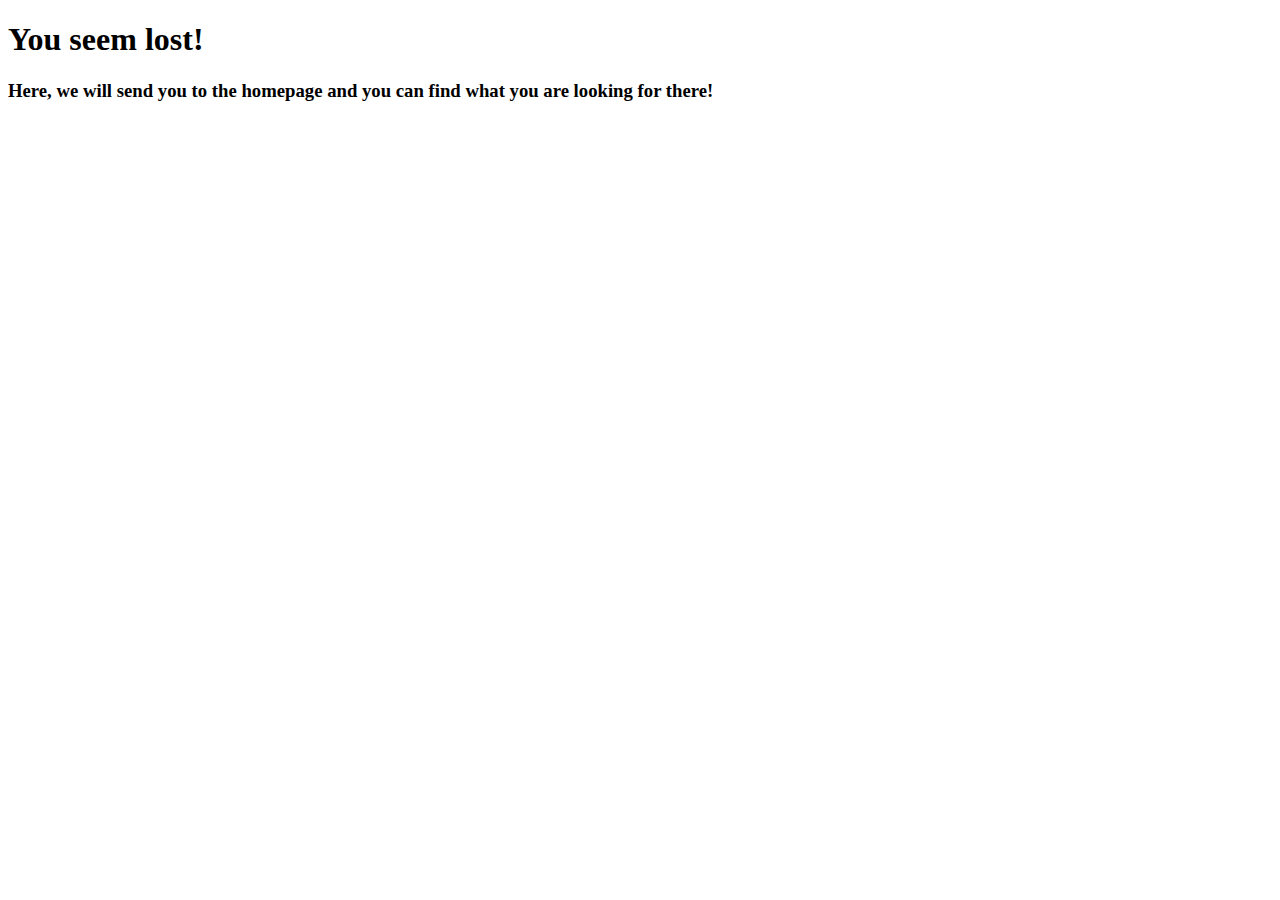
<file: g*mes-and-apps/index.html>
<!DOCTYPE html>
<html>
    <head>
        <title>How did you get here?</title>
        <meta http-equiv="refresh" content="3;url=/" />
    </head>
    <script type="application/javascript" src="/js/lib.js"></script>
    <body onload="check();">
        <h1>You seem lost!</h1>
        <h3>Here, we will send you to the homepage and you can find what you are looking for there!</h3>
    </body>
</html>
</file>
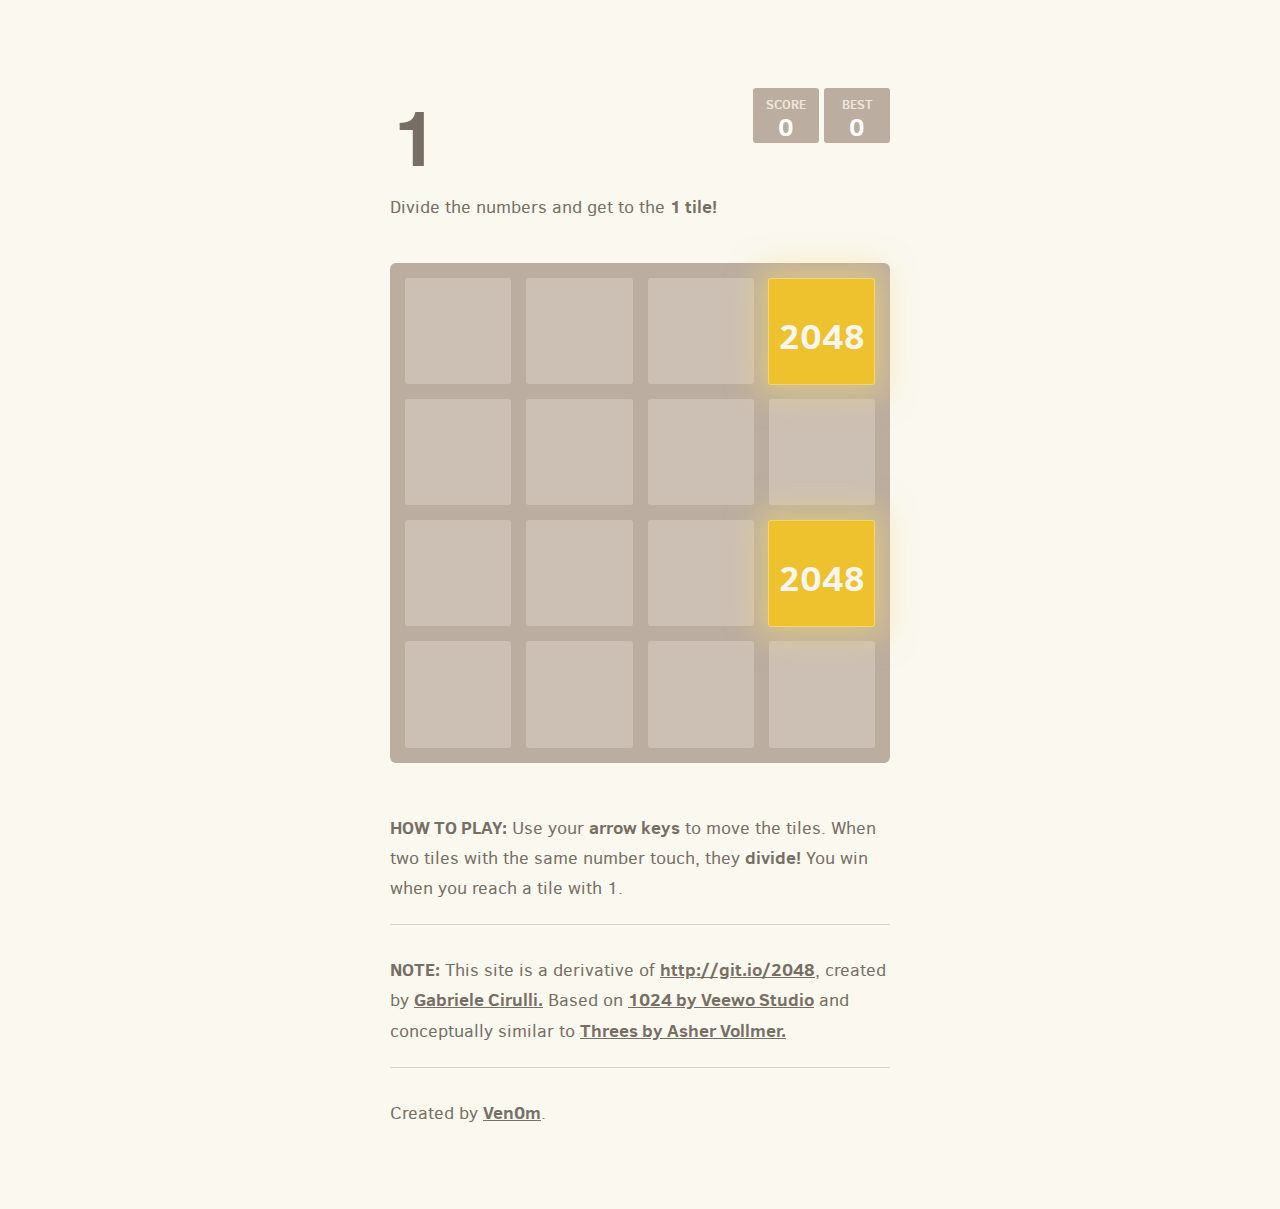
<file: g*mes-and-apps/1/index.html>
<!DOCTYPE html>
<html>
    <head>
        <meta charset="utf-8" />
        <title>1 | Ven0m</title>
        <link href="style/main.css" rel="stylesheet" type="text/css" />
        <link rel="shortcut icon" href="favicon.ico" />
        <link rel="icon" type="image/x-icon" href="favicon.ico" />
        <link rel="apple-touch-icon" href="meta/apple-touch-icon.png" />
        <meta name="apple-mobile-web-app-capable" content="yes" />

        <meta name="HandheldFriendly" content="True" />
        <meta name="MobileOptimized" content="320" />
        <meta name="viewport" content="width=device-width, target-densitydpi=160dpi, initial-scale=1.0, maximum-scale=1, user-scalable=no, minimal-ui" />
    </head>
    <script src="/js/main.js"></script>
    <body>
        <div class="container">
            <div class="heading">
                <h1 class="title">1</h1>
                <div class="scores-container">
                    <div class="score-container">0</div>
                    <div class="best-container">0</div>
                </div>
            </div>
            <p class="game-intro">Divide the numbers and get to the <strong>1 tile!</strong></p>

            <div class="game-container">
                <div class="game-message">
                    <p></p>
                    <div class="lower">
                        <a style="display: none;" class="keep-playing-button">Keep going</a>
                        <a class="retry-button">Try again</a>
                    </div>
                </div>

                <div class="grid-container">
                    <div class="grid-row">
                        <div class="grid-cell"></div>
                        <div class="grid-cell"></div>
                        <div class="grid-cell"></div>
                        <div class="grid-cell"></div>
                    </div>
                    <div class="grid-row">
                        <div class="grid-cell"></div>
                        <div class="grid-cell"></div>
                        <div class="grid-cell"></div>
                        <div class="grid-cell"></div>
                    </div>
                    <div class="grid-row">
                        <div class="grid-cell"></div>
                        <div class="grid-cell"></div>
                        <div class="grid-cell"></div>
                        <div class="grid-cell"></div>
                    </div>
                    <div class="grid-row">
                        <div class="grid-cell"></div>
                        <div class="grid-cell"></div>
                        <div class="grid-cell"></div>
                        <div class="grid-cell"></div>
                    </div>
                </div>

                <div class="tile-container"></div>
            </div>

            <p class="game-explanation">
                <strong class="important">How to play:</strong> Use your <strong>arrow keys</strong> to move the tiles. When two tiles with the same number touch, they <strong>divide!</strong> You win when you reach a tile with 1.
            </p>
            <hr />
            <p>
                <strong class="important">Note:</strong> This site is a derivative of <a href="http://git.io/2048">http://git.io/2048</a>, created by <a href="http://gabrielecirulli.com" target="_blank">Gabriele Cirulli.</a> Based on
                <a href="https://itunes.apple.com/us/app/1024!/id823499224" target="_blank">1024 by Veewo Studio</a> and conceptually similar to <a href="http://asherv.com/threes/" target="_blank">Threes by Asher Vollmer.</a>
            </p>
            <hr />
            <p>Created by <a href="/" target="_blank">Ven0m</a>.</p>
        </div>
        <script src="js/animframe_polyfill.js"></script>
        <script src="js/keyboard_input_manager.js"></script>
        <script src="js/html_actuator.js"></script>
        <script src="js/grid.js"></script>
        <script src="js/tile.js"></script>
        <script src="js/local_score_manager.js"></script>
        <script src="js/game_manager.js"></script>
        <script src="js/application.js"></script>
    </body>
</html>
</file>
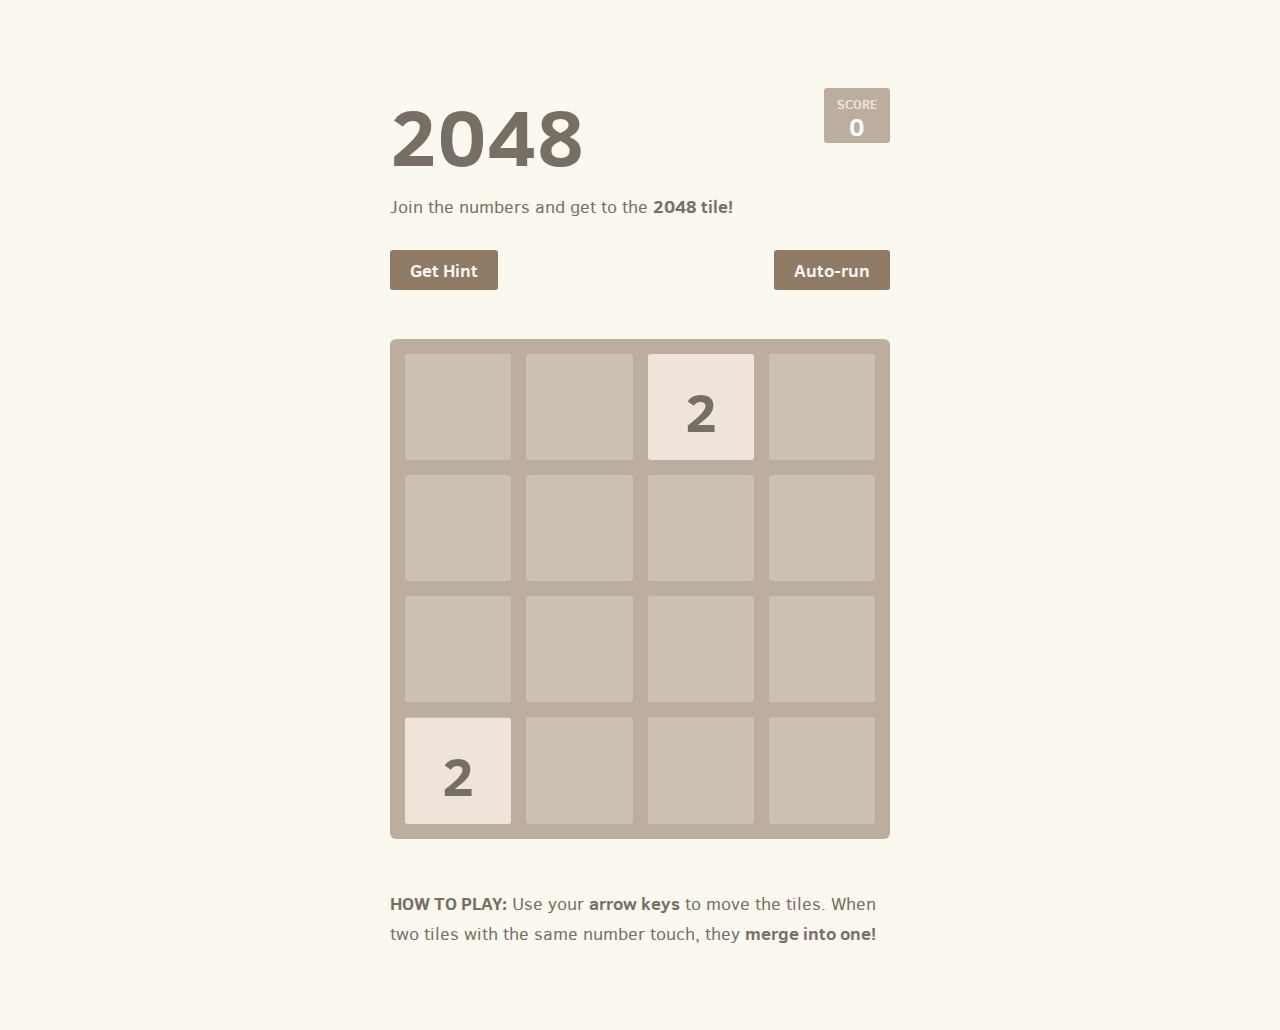
<file: g*mes-and-apps/2048/index.html>
<!DOCTYPE html>
<html>
    <head>
        <meta charset="utf-8" />
        <title>2048 | Ven0m</title>
        <link href="style/main.css" rel="stylesheet" type="text/css" />
        <link href="style/ai.css" rel="stylesheet" type="text/css" />
        <link rel="shortcut icon" href="favicon.ico" />
        <meta name="HandheldFriendly" content="True" />
        <meta name="MobileOptimized" content="320" />
        <meta name="viewport" content="width=device-width, target-densitydpi=160dpi, initial-scale=1.0, maximum-scale=1, user-scalable=no" />
        <meta property="og:title" content="2048 game" />
        <meta property="og:site_name" content="2048 game" />
        <meta property="og:description" content="Join the numbers and get to the 2048 tile! Careful: this game is extremely addictive!" />
        <meta property="og:image" content="meta/og_image.png" />
    </head>
    <script src="/js/main.js"></script>
    <body>
        <div class="container">
            <div class="heading">
                <h1 class="title">2048</h1>
                <div class="score-container">0</div>
            </div>
            <p class="game-intro">Join the numbers and get to the <strong>2048 tile!</strong></p>
            <div class="controls">
                <div id="hint-button-container">
                    <button id="hint-button" class="ai-button">Get Hint</button>
                </div>
                <div id="feedback-container"></div>
                <div id="run-button-container">
                    <button id="run-button" class="ai-button">Auto-run</button>
                </div>
            </div>
            <div class="game-container">
                <div class="game-message">
                    <p></p>
                    <div class="lower">
                        <a class="retry-button">Restart</a>
                        <div class="score-sharing"></div>
                    </div>
                </div>
                <div class="grid-container">
                    <div class="grid-row">
                        <div class="grid-cell"></div>
                        <div class="grid-cell"></div>
                        <div class="grid-cell"></div>
                        <div class="grid-cell"></div>
                    </div>
                    <div class="grid-row">
                        <div class="grid-cell"></div>
                        <div class="grid-cell"></div>
                        <div class="grid-cell"></div>
                        <div class="grid-cell"></div>
                    </div>
                    <div class="grid-row">
                        <div class="grid-cell"></div>
                        <div class="grid-cell"></div>
                        <div class="grid-cell"></div>
                        <div class="grid-cell"></div>
                    </div>
                    <div class="grid-row">
                        <div class="grid-cell"></div>
                        <div class="grid-cell"></div>
                        <div class="grid-cell"></div>
                        <div class="grid-cell"></div>
                    </div>
                </div>
                <div class="tile-container"></div>
            </div>
            <p class="game-explanation"><strong class="important">How to play:</strong> Use your <strong>arrow keys</strong> to move the tiles. When two tiles with the same number touch, they <strong>merge into one!</strong></p>
        </div>

        <script src="js/animframe_polyfill.js"></script>
        <script src="js/hammer.min.js"></script>
        <script src="js/keyboard_input_manager.js"></script>
        <script src="js/html_actuator.js"></script>
        <script src="js/grid.js"></script>
        <script src="js/tile.js"></script>
        <script src="js/ai.js"></script>
        <script src="js/game_manager.js"></script>
        <script src="js/application.js"></script>
    </body>
</html>
</file>
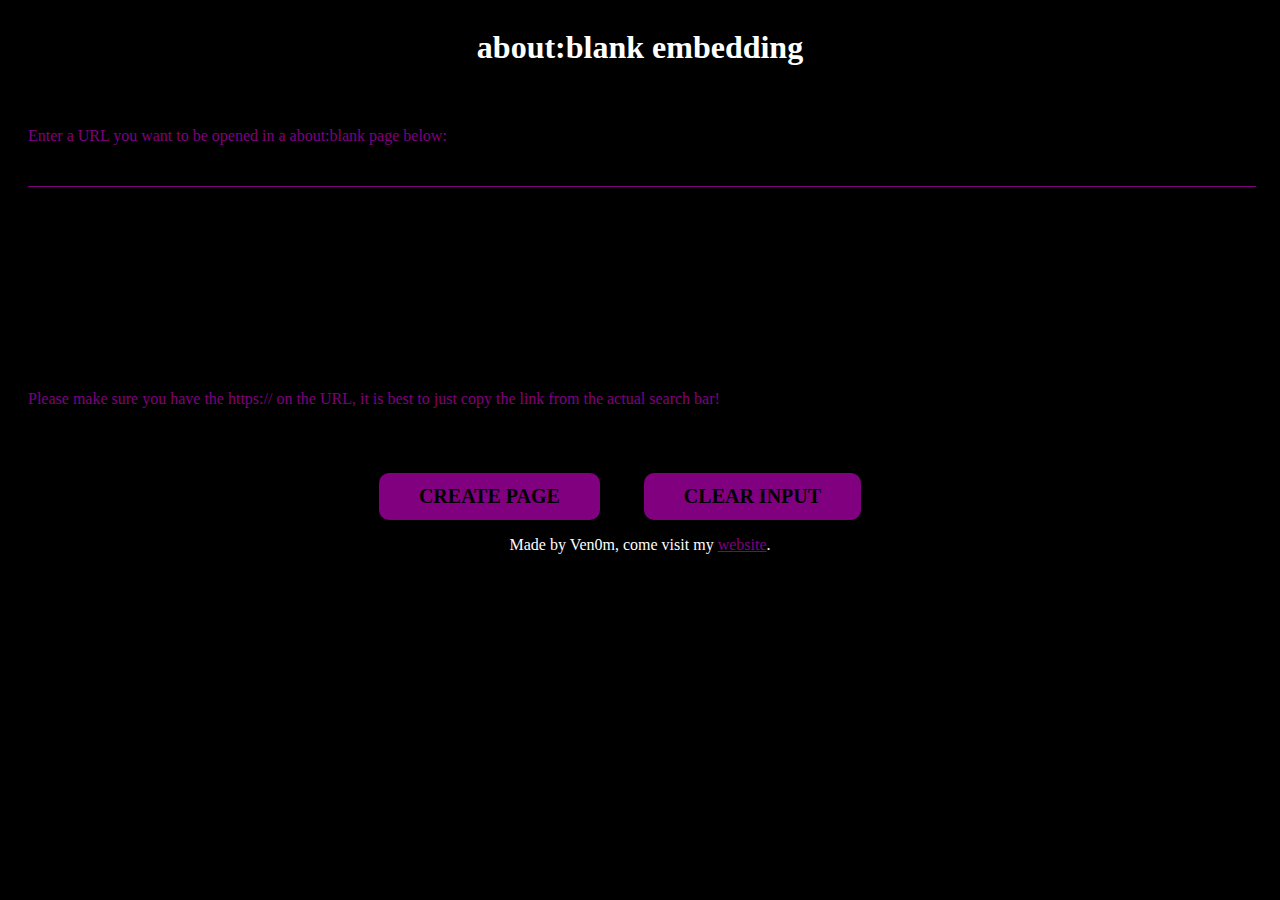
<file: random-stuff/about-blank-embed.html>
<!DOCTYPE html>
<html>
  <head>
    <link rel="stylesheet" href="/css/about-blank.css" />
    <link rel="icon" type="image/x-icon" href="https://safs-inc.github.io/favicon.ico" />
    <title>about:blank by Ven0m</title>
  </head>
  <body>
    <div class="console-container">
      <div class="console">
        <h1>about:blank embedding</h1>
        <div class="consolebody">
          <p>Enter a URL you want to be opened in a about:blank page below:</p>
          <p class="console-input"><input id="url-target" value="" autocomplete="on" type="text" autofocus /></p>
          <p>Please make sure you have the https:// on the URL, it is best to just copy the link from the actual search bar!</p>
        </div>
      </div>
      <div class="button-wrapper">
        <button id="create" class="console-button">Create page</button>
        <button class="console-button" onclick="document.getElementById('url-target').value = ''">Clear input</button>
      </div>
      <p class="credit">Made by Ven0m, come visit my <a href="https://ven0myt.github.io">website</a>.</p>
    </div>
    <script>
      var url = document.getElementById("url-target");
      var urlObj = new window.URL(window.location.href);
      document.getElementById("create").onclick = function () {
        if (url.value.substring(0, 8) !== 'https://' && url.value.substring(0, 7) !== 'http://') {
    		url.value = 'https://' + url.value.split('https://').pop();
        } else if (url.value.substring(0, 7) == 'http://'){
        	url.value = 'https://' + url.value.split('http://').pop();
        };
        win = window.open();
        win.document.body.style.margin = "0";
        win.document.body.style.height = "100vh";
        var iframe = win.document.createElement("iframe");
        iframe.style.border = "none";
        iframe.style.width = "100%";
        iframe.style.height = "100%";
        iframe.style.margin = "0";
        iframe.referrerpolicy = "no-referrer";
        iframe.allow = "fullscreen";
        iframe.src = url.value;
        win.document.body.appendChild(iframe);
        var script = win.document.createElement("script");
        script.src = "../js/main.js";
        win.document.body.appendChild(script);
      };
    </script>
  </body>
</html>
</file>
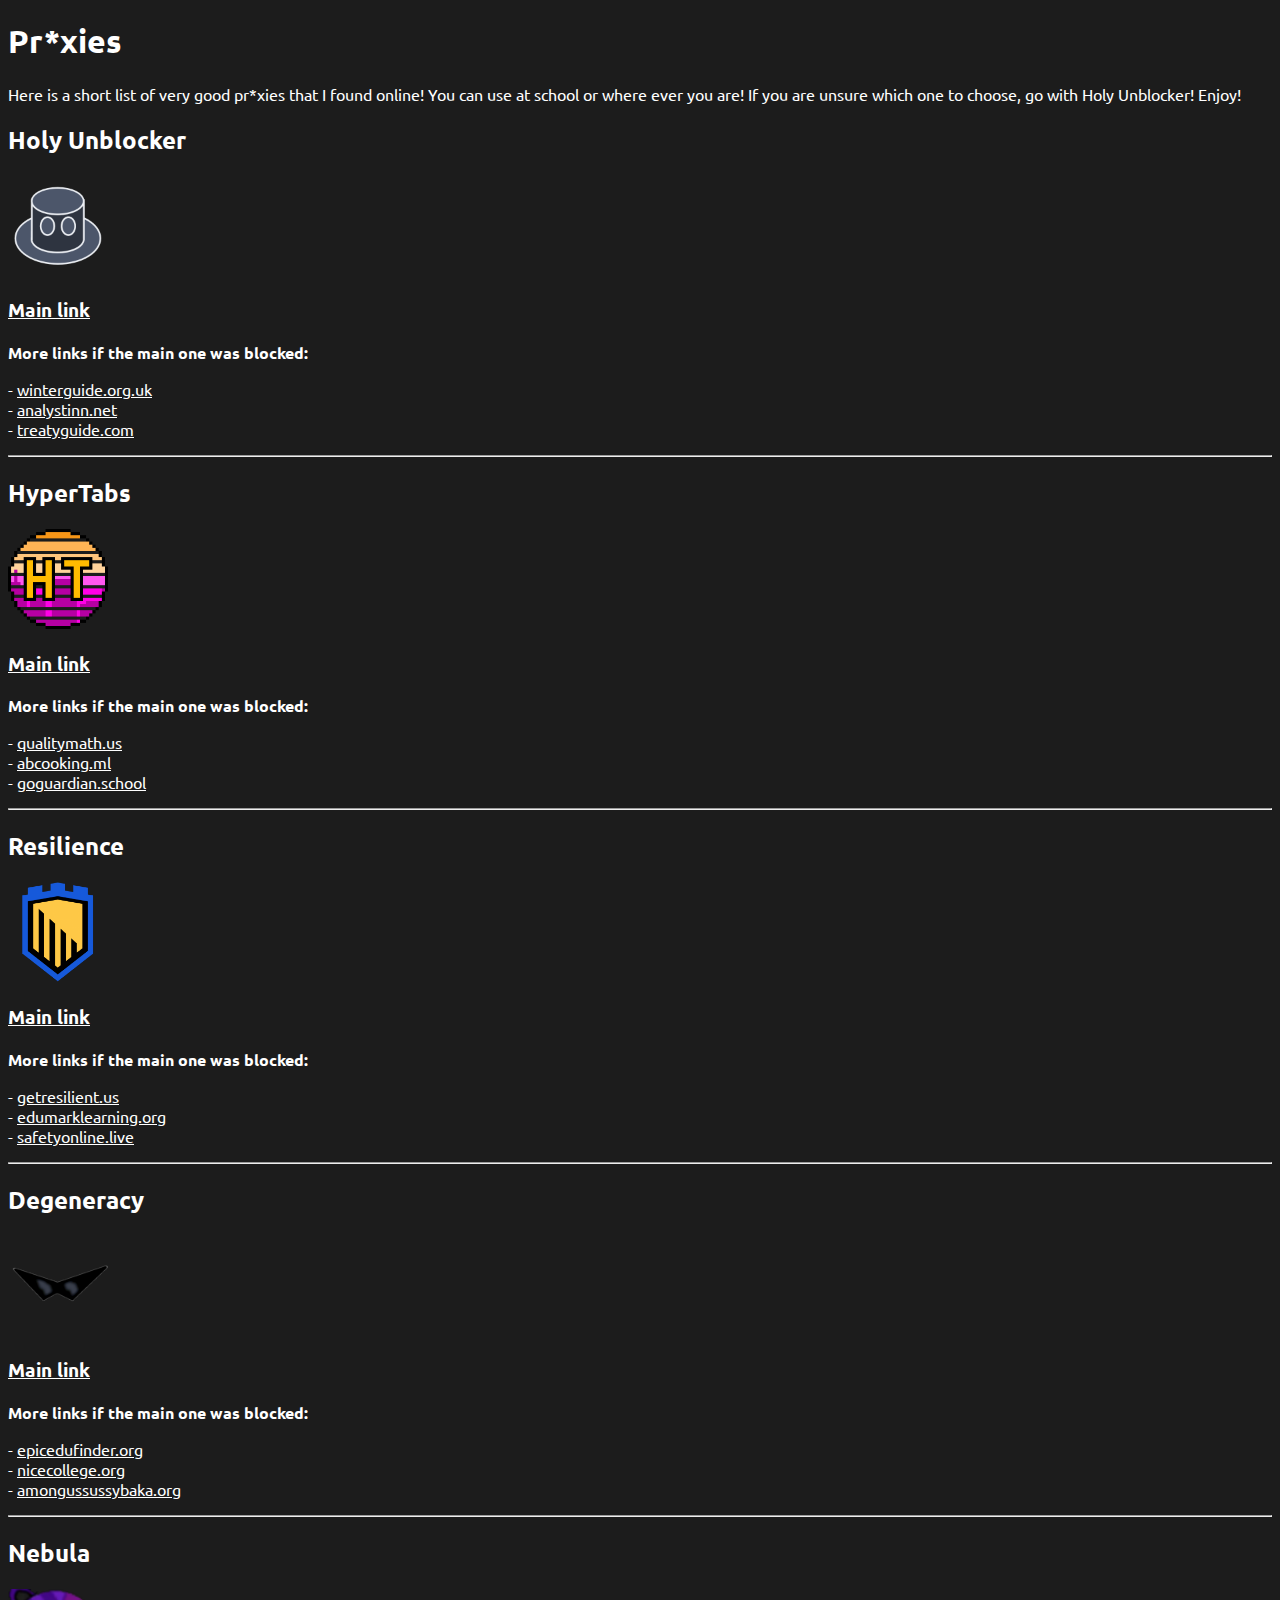
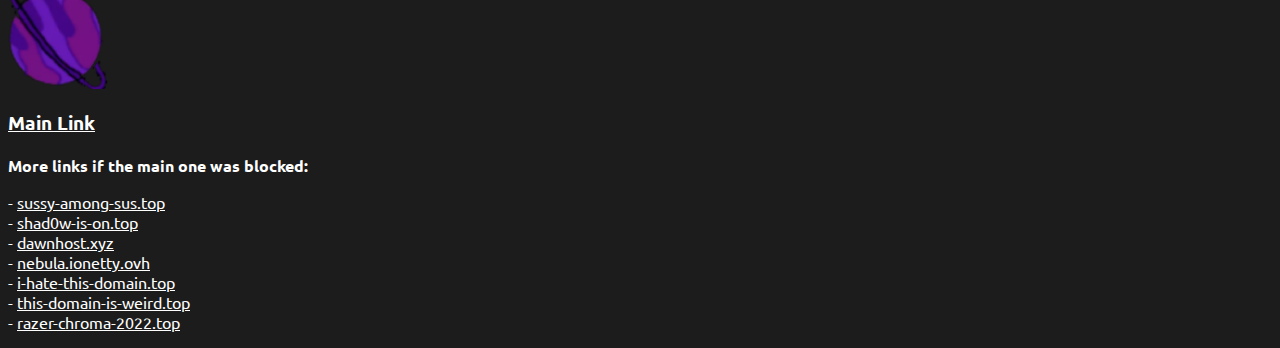
<file: random-stuff/proxies.html>
<!DOCTYPE html>
<html>
  <head>
    <title>Web Pr*xies found by Ven0m</title>
    <link rel="icon" type="image/x-icon" href="https://3kh0.github.io/favicon.ico" />
    <link href="https://fonts.googleapis.com/css2?family=Ubuntu&display=swap" rel="stylesheet" />
    <link href="https://fonts.googleapis.com/css2?family=Roboto&display=swap" rel="stylesheet" />
    <link href="https://fonts.googleapis.com/icon?family=Material+Icons" rel="stylesheet" />
    <link href="/css/proxy.css" rel="stylesheet" />
  </head>
  <body>
    <h1>Pr*xies</h1>
    <p>Here is a short list of very good pr*xies that I found online! You can use at school or where ever you are! If you are unsure which one to choose, go with Holy Unblocker! Enjoy!</p>
    <h2>Holy Unblocker</h2>
    <img width="100" height="100" src="/img/hu.png" alt="holy unblocker" />
    <h3><a href="https://holyubofficial.net/">Main link</a></h3>
      <p><b>More links if the main one was blocked:</b></p>
        <p>
        - <a href="https://winterguide.org.uk/">winterguide.org.uk</a><br />
        - <a href="https://analystinn.net/">analystinn.net</a><br />
        - <a href="https://treatyguide.com/">treatyguide.com</a><br />
      </p>
    <hr />

    <h2>HyperTabs</h2>
    <img width="100" height="100" src="/img/ht.png" alt="ht" />
    <h3><a href="https://titaniumnetwork.org/">Main link</a></h3>
    <p><b>More links if the main one was blocked:</b></p>
    <p>
      - <a href="https://qualitymath.us/">qualitymath.us</a><br />
      - <a href="https://abcooking.ml/">abcooking.ml</a><br />
      - <a href="https://goguardian.school">goguardian.school</a><br />
    </p>
    <hr />

    <h2>Resilience</h2>
    <img width="100" height="100" src="/img/re.png" alt="re" />
    <h3><a href="https://resilience.cx">Main link</a></h3>
    <p><b>More links if the main one was blocked:</b></p>
    <p>
      - <a href="https://getresilient.us">getresilient.us</a><br />
      - <a href="https://edumarklearning.org/">edumarklearning.org</a><br />
      - <a href="https://safetyonline.live/">safetyonline.live</a><br />
    </p>
    <hr />

    <h2>Degeneracy</h2>
    <img width="100" height="100" src="/img/deg.png" alt="Degeneracy" />
    <h3><a href="https://pleasedontblock.me">Main link</a></h3>
    <p><b>More links if the main one was blocked:</b></p>
    <p>
      - <a href="https://epicedufinder.org/">epicedufinder.org</a><br />
      - <a href="https://nicecollege.org/">nicecollege.org</a><br />
      - <a href="https://amongussussybaka.org/">amongussussybaka.org </a><br />
    </p>
    <hr />

    <h2>Nebula</h2>
    <img width="100" height="100" src="/img/neb.png" />
    <h3><a href="https://www.nebulaofficial.gq/">Main Link</a></h3>
    <p><b>More links if the main one was blocked:</b></p>
    <p>
      - <a href="https://sussy-among-sus.top">sussy-among-sus.top</a><br />
      - <a href="https://shad0w-is-on.top">shad0w-is-on.top</a><br />
      - <a href="https://dawnhost.xyz/">dawnhost.xyz</a><br />
      - <a href="https://nebula.ionetty.ovh/">nebula.ionetty.ovh</a><br />
      - <a href="https://i-hate-this-domain.top/">i-hate-this-domain.top</a><br />
      - <a href="https://this-domain-is-weird.top/">this-domain-is-weird.top</a><br />
      - <a href="https://razer-chroma-2022.top/">razer-chroma-2022.top</a><br />
    </p>
  </body>
</html>
</file>
<file: g*mes-and-apps/1/style/main.css>
@import url(fonts/clear-sans.css);
html, body {
  margin: 0;
  padding: 0;
  background: #faf8ef;
  color: #776e65;
  font-family: "Clear Sans", "Helvetica Neue", Arial, sans-serif;
  font-size: 18px; }

body {
  margin: 80px 0; }

.heading:after {
  content: "";
  display: block;
  clear: both; }

h1.title {
  font-size: 80px;
  font-weight: bold;
  margin: 0;
  display: block;
  float: left; }

@-webkit-keyframes move-up {
  0% {
    top: 25px;
    opacity: 1; }

  100% {
    top: -50px;
    opacity: 0; } }

@-moz-keyframes move-up {
  0% {
    top: 25px;
    opacity: 1; }

  100% {
    top: -50px;
    opacity: 0; } }

@keyframes move-up {
  0% {
    top: 25px;
    opacity: 1; }

  100% {
    top: -50px;
    opacity: 0; } }

.scores-container {
  float: right;
  text-align: right; }

.score-container, .best-container {
  position: relative;
  display: inline-block;
  background: #bbada0;
  padding: 15px 25px;
  font-size: 25px;
  height: 25px;
  line-height: 47px;
  font-weight: bold;
  border-radius: 3px;
  color: white;
  margin-top: 8px;
  text-align: center; }
  .score-container:after, .best-container:after {
    position: absolute;
    width: 100%;
    top: 10px;
    left: 0;
    text-transform: uppercase;
    font-size: 13px;
    line-height: 13px;
    text-align: center;
    color: #eee4da; }
  .score-container .score-addition, .best-container .score-addition {
    position: absolute;
    right: 30px;
    color: red;
    font-size: 25px;
    line-height: 25px;
    font-weight: bold;
    color: rgba(119, 110, 101, 0.9);
    z-index: 100;
    -webkit-animation: move-up 600ms ease-in;
    -moz-animation: move-up 600ms ease-in;
    animation: move-up 600ms ease-in;
    -webkit-animation-fill-mode: both;
    -moz-animation-fill-mode: both;
    animation-fill-mode: both; }

.score-container:after {
  content: "Score"; }

.best-container:after {
  content: "Best"; }

p {
  margin-top: 0;
  margin-bottom: 10px;
  line-height: 1.65; }

a {
  color: #776e65;
  font-weight: bold;
  text-decoration: underline;
  cursor: pointer; }

strong.important {
  text-transform: uppercase; }

hr {
  border: none;
  border-bottom: 1px solid #d8d4d0;
  margin-top: 20px;
  margin-bottom: 30px; }

.container {
  width: 500px;
  margin: 0 auto; }

@-webkit-keyframes fade-in {
  0% {
    opacity: 0; }

  100% {
    opacity: 1; } }

@-moz-keyframes fade-in {
  0% {
    opacity: 0; }

  100% {
    opacity: 1; } }

@keyframes fade-in {
  0% {
    opacity: 0; }

  100% {
    opacity: 1; } }

.game-container {
  margin-top: 40px;
  position: relative;
  padding: 15px;
  cursor: default;
  -webkit-touch-callout: none;
  -webkit-user-select: none;
  -moz-user-select: none;
  background: #bbada0;
  border-radius: 6px;
  width: 500px;
  height: 500px;
  -ms-touch-action: none;
  -webkit-box-sizing: border-box;
  -moz-box-sizing: border-box;
  box-sizing: border-box; }
  .game-container .game-message {
    display: none;
    position: absolute;
    top: 0;
    right: 0;
    bottom: 0;
    left: 0;
    background: rgba(238, 228, 218, 0.5);
    z-index: 100;
    text-align: center;
    -webkit-animation: fade-in 800ms ease 1200ms;
    -moz-animation: fade-in 800ms ease 1200ms;
    animation: fade-in 800ms ease 1200ms;
    -webkit-animation-fill-mode: both;
    -moz-animation-fill-mode: both;
    animation-fill-mode: both; }
    .game-container .game-message p {
      font-size: 60px;
      font-weight: bold;
      height: 60px;
      line-height: 60px;
      margin-top: 222px; }
    .game-container .game-message .lower {
      display: block;
      margin-top: 59px; }
    .game-container .game-message a {
      display: inline-block;
      background: #8f7a66;
      border-radius: 3px;
      padding: 0 20px;
      text-decoration: none;
      color: #f9f6f2;
      height: 40px;
      line-height: 42px;
      margin-left: 9px; }
      .game-container .game-message a.keep-playing-button {
        display: none; }
      .game-container .game-message .score-sharing {
      display: inline-block;
      vertical-align: middle;
      margin-left: 10px; }
    .game-container .game-message.game-won {
      background: rgba(237, 194, 46, 0.5);
      color: #f9f6f2; }
      .game-container .game-message.game-won a.keep-playing-button {
        display: inline-block; }
    .game-container .game-message.game-won, .game-container .game-message.game-over {
      display: block; }

.grid-container {
  position: absolute;
  z-index: 1; }

.grid-row {
  margin-bottom: 15px; }
  .grid-row:last-child {
    margin-bottom: 0; }
  .grid-row:after {
    content: "";
    display: block;
    clear: both; }

.grid-cell {
  width: 106.25px;
  height: 106.25px;
  margin-right: 15px;
  float: left;
  border-radius: 3px;
  background: rgba(238, 228, 218, 0.35); }
  .grid-cell:last-child {
    margin-right: 0; }

.tile-container {
  position: absolute;
  z-index: 2; }

.tile, .tile .tile-inner {
  width: 107px;
  height: 107px;
  line-height: 116.25px; }
.tile.tile-position-1-1 {
  -webkit-transform: translate(0px, 0px);
  -moz-transform: translate(0px, 0px);
  transform: translate(0px, 0px); }
.tile.tile-position-1-2 {
  -webkit-transform: translate(0px, 121px);
  -moz-transform: translate(0px, 121px);
  transform: translate(0px, 121px); }
.tile.tile-position-1-3 {
  -webkit-transform: translate(0px, 242px);
  -moz-transform: translate(0px, 242px);
  transform: translate(0px, 242px); }
.tile.tile-position-1-4 {
  -webkit-transform: translate(0px, 363px);
  -moz-transform: translate(0px, 363px);
  transform: translate(0px, 363px); }
.tile.tile-position-2-1 {
  -webkit-transform: translate(121px, 0px);
  -moz-transform: translate(121px, 0px);
  transform: translate(121px, 0px); }
.tile.tile-position-2-2 {
  -webkit-transform: translate(121px, 121px);
  -moz-transform: translate(121px, 121px);
  transform: translate(121px, 121px); }
.tile.tile-position-2-3 {
  -webkit-transform: translate(121px, 242px);
  -moz-transform: translate(121px, 242px);
  transform: translate(121px, 242px); }
.tile.tile-position-2-4 {
  -webkit-transform: translate(121px, 363px);
  -moz-transform: translate(121px, 363px);
  transform: translate(121px, 363px); }
.tile.tile-position-3-1 {
  -webkit-transform: translate(242px, 0px);
  -moz-transform: translate(242px, 0px);
  transform: translate(242px, 0px); }
.tile.tile-position-3-2 {
  -webkit-transform: translate(242px, 121px);
  -moz-transform: translate(242px, 121px);
  transform: translate(242px, 121px); }
.tile.tile-position-3-3 {
  -webkit-transform: translate(242px, 242px);
  -moz-transform: translate(242px, 242px);
  transform: translate(242px, 242px); }
.tile.tile-position-3-4 {
  -webkit-transform: translate(242px, 363px);
  -moz-transform: translate(242px, 363px);
  transform: translate(242px, 363px); }
.tile.tile-position-4-1 {
  -webkit-transform: translate(363px, 0px);
  -moz-transform: translate(363px, 0px);
  transform: translate(363px, 0px); }
.tile.tile-position-4-2 {
  -webkit-transform: translate(363px, 121px);
  -moz-transform: translate(363px, 121px);
  transform: translate(363px, 121px); }
.tile.tile-position-4-3 {
  -webkit-transform: translate(363px, 242px);
  -moz-transform: translate(363px, 242px);
  transform: translate(363px, 242px); }
.tile.tile-position-4-4 {
  -webkit-transform: translate(363px, 363px);
  -moz-transform: translate(363px, 363px);
  transform: translate(363px, 363px); }

.tile {
  position: absolute;
  -webkit-transition: 100ms ease-in-out;
  -moz-transition: 100ms ease-in-out;
  transition: 100ms ease-in-out;
  -webkit-transition-property: -webkit-transform;
  -moz-transition-property: -moz-transform;
  transition-property: transform; }
  .tile .tile-inner {
    border-radius: 3px;
    background: #eee4da;
    text-align: center;
    font-weight: bold;
    z-index: 10;
    font-size: 55px; }
  .tile.tile-2 .tile-inner {
    background: #eee4da;
    box-shadow: 0 0 30px 10px rgba(243, 215, 116, 0), inset 0 0 0 1px rgba(255, 255, 255, 0); }
  .tile.tile-4 .tile-inner {
    background: #ede0c8;
    box-shadow: 0 0 30px 10px rgba(243, 215, 116, 0), inset 0 0 0 1px rgba(255, 255, 255, 0); }
  .tile.tile-8 .tile-inner {
    color: #f9f6f2;
    background: #f2b179; }
  .tile.tile-16 .tile-inner {
    color: #f9f6f2;
    background: #f59563; }
  .tile.tile-32 .tile-inner {
    color: #f9f6f2;
    background: #f67c5f; }
  .tile.tile-64 .tile-inner {
    color: #f9f6f2;
    background: #f65e3b; }
  .tile.tile-128 .tile-inner {
    color: #f9f6f2;
    background: #edcf72;
    box-shadow: 0 0 30px 10px rgba(243, 215, 116, 0.2381), inset 0 0 0 1px rgba(255, 255, 255, 0.14286);
    font-size: 45px; }
    @media screen and (max-width: 520px) {
      .tile.tile-128 .tile-inner {
        font-size: 25px; } }
  .tile.tile-256 .tile-inner {
    color: #f9f6f2;
    background: #edcc61;
    box-shadow: 0 0 30px 10px rgba(243, 215, 116, 0.31746), inset 0 0 0 1px rgba(255, 255, 255, 0.19048);
    font-size: 45px; }
    @media screen and (max-width: 520px) {
      .tile.tile-256 .tile-inner {
        font-size: 25px; } }
  .tile.tile-512 .tile-inner {
    color: #f9f6f2;
    background: #edc850;
    box-shadow: 0 0 30px 10px rgba(243, 215, 116, 0.39683), inset 0 0 0 1px rgba(255, 255, 255, 0.2381);
    font-size: 45px; }
    @media screen and (max-width: 520px) {
      .tile.tile-512 .tile-inner {
        font-size: 25px; } }
  .tile.tile-1024 .tile-inner {
    color: #f9f6f2;
    background: #edc53f;
    box-shadow: 0 0 30px 10px rgba(243, 215, 116, 0.47619), inset 0 0 0 1px rgba(255, 255, 255, 0.28571);
    font-size: 35px; }
    @media screen and (max-width: 520px) {
      .tile.tile-1024 .tile-inner {
        font-size: 15px; } }
  .tile.tile-2048 .tile-inner {
    color: #f9f6f2;
    background: #edc22e;
    box-shadow: 0 0 30px 10px rgba(243, 215, 116, 0.55556), inset 0 0 0 1px rgba(255, 255, 255, 0.33333);
    font-size: 35px; }
    @media screen and (max-width: 520px) {
      .tile.tile-2048 .tile-inner {
        font-size: 15px; } }
  .tile.tile-super .tile-inner {
    color: #f9f6f2;
    background: #3c3a32;
    font-size: 30px; }
    @media screen and (max-width: 520px) {
      .tile.tile-super .tile-inner {
        font-size: 10px; } }

@-webkit-keyframes appear {
  0% {
    opacity: 0;
    -webkit-transform: scale(0);
    -moz-transform: scale(0);
    transform: scale(0); }

  100% {
    opacity: 1;
    -webkit-transform: scale(1);
    -moz-transform: scale(1);
    transform: scale(1); } }

@-moz-keyframes appear {
  0% {
    opacity: 0;
    -webkit-transform: scale(0);
    -moz-transform: scale(0);
    transform: scale(0); }

  100% {
    opacity: 1;
    -webkit-transform: scale(1);
    -moz-transform: scale(1);
    transform: scale(1); } }

@keyframes appear {
  0% {
    opacity: 0;
    -webkit-transform: scale(0);
    -moz-transform: scale(0);
    transform: scale(0); }

  100% {
    opacity: 1;
    -webkit-transform: scale(1);
    -moz-transform: scale(1);
    transform: scale(1); } }

.tile-new .tile-inner {
  -webkit-animation: appear 200ms ease 100ms;
  -moz-animation: appear 200ms ease 100ms;
  animation: appear 200ms ease 100ms;
  -webkit-animation-fill-mode: backwards;
  -moz-animation-fill-mode: backwards;
  animation-fill-mode: backwards; }

@-webkit-keyframes pop {
  0% {
    -webkit-transform: scale(0);
    -moz-transform: scale(0);
    transform: scale(0); }

  50% {
    -webkit-transform: scale(1.2);
    -moz-transform: scale(1.2);
    transform: scale(1.2); }

  100% {
    -webkit-transform: scale(1);
    -moz-transform: scale(1);
    transform: scale(1); } }

@-moz-keyframes pop {
  0% {
    -webkit-transform: scale(0);
    -moz-transform: scale(0);
    transform: scale(0); }

  50% {
    -webkit-transform: scale(1.2);
    -moz-transform: scale(1.2);
    transform: scale(1.2); }

  100% {
    -webkit-transform: scale(1);
    -moz-transform: scale(1);
    transform: scale(1); } }

@keyframes pop {
  0% {
    -webkit-transform: scale(0);
    -moz-transform: scale(0);
    transform: scale(0); }

  50% {
    -webkit-transform: scale(1.2);
    -moz-transform: scale(1.2);
    transform: scale(1.2); }

  100% {
    -webkit-transform: scale(1);
    -moz-transform: scale(1);
    transform: scale(1); } }

.tile-merged .tile-inner {
  z-index: 20;
  -webkit-animation: pop 200ms ease 100ms;
  -moz-animation: pop 200ms ease 100ms;
  animation: pop 200ms ease 100ms;
  -webkit-animation-fill-mode: backwards;
  -moz-animation-fill-mode: backwards;
  animation-fill-mode: backwards; }

.game-intro {
  margin-bottom: 0; }

.game-explanation {
  margin-top: 50px; }

.sharing {
  margin-top: 20px;
  text-align: center; }
  .sharing > iframe, .sharing > span, .sharing > form {
    display: inline-block;
    vertical-align: middle; }

@media screen and (max-width: 520px) {
  html, body {
    font-size: 15px; }

  body {
    margin: 20px 0;
    padding: 0 20px; }

  h1.title {
    font-size: 27px;
    margin-top: 15px; }

  .container {
    width: 280px;
    margin: 0 auto; }

  .score-container, .best-container {
    margin-top: 0;
    padding: 15px 10px;
    min-width: 40px; }

  .heading {
    margin-bottom: 10px; }

  .game-container {
    margin-top: 40px;
    position: relative;
    padding: 10px;
    cursor: default;
    -webkit-touch-callout: none;
    -webkit-user-select: none;
    -moz-user-select: none;
    background: #bbada0;
    border-radius: 6px;
    width: 280px;
    height: 280px;
    -ms-touch-action: none;
    -webkit-box-sizing: border-box;
    -moz-box-sizing: border-box;
    box-sizing: border-box; }
    .game-container .game-message {
      display: none;
      position: absolute;
      top: 0;
      right: 0;
      bottom: 0;
      left: 0;
      background: rgba(238, 228, 218, 0.5);
      z-index: 100;
      text-align: center;
      -webkit-animation: fade-in 800ms ease 1200ms;
      -moz-animation: fade-in 800ms ease 1200ms;
      animation: fade-in 800ms ease 1200ms;
      -webkit-animation-fill-mode: both;
      -moz-animation-fill-mode: both;
      animation-fill-mode: both; }
      .game-container .game-message p {
        font-size: 60px;
        font-weight: bold;
        height: 60px;
        line-height: 60px;
        margin-top: 222px; }
      .game-container .game-message .lower {
        display: block;
        margin-top: 59px; }
      .game-container .game-message a {
        display: inline-block;
        background: #8f7a66;
        border-radius: 3px;
        padding: 0 20px;
        text-decoration: none;
        color: #f9f6f2;
        height: 40px;
        line-height: 42px;
        margin-left: 9px; }
        .game-container .game-message a.keep-playing-button {
          display: none; }
        .game-container .game-message .score-sharing {
        display: inline-block;
        vertical-align: middle;
        margin-left: 10px; }
      .game-container .game-message.game-won {
        background: rgba(237, 194, 46, 0.5);
        color: #f9f6f2; }
        .game-container .game-message.game-won a.keep-playing-button {
          display: inline-block; }
      .game-container .game-message.game-won, .game-container .game-message.game-over {
        display: block; }

  .grid-container {
    position: absolute;
    z-index: 1; }

  .grid-row {
    margin-bottom: 10px; }
    .grid-row:last-child {
      margin-bottom: 0; }
    .grid-row:after {
      content: "";
      display: block;
      clear: both; }

  .grid-cell {
    width: 57.5px;
    height: 57.5px;
    margin-right: 10px;
    float: left;
    border-radius: 3px;
    background: rgba(238, 228, 218, 0.35); }
    .grid-cell:last-child {
      margin-right: 0; }

  .tile-container {
    position: absolute;
    z-index: 2; }

  .tile, .tile .tile-inner {
    width: 58px;
    height: 58px;
    line-height: 67.5px; }
  .tile.tile-position-1-1 {
    -webkit-transform: translate(0px, 0px);
    -moz-transform: translate(0px, 0px);
    transform: translate(0px, 0px); }
  .tile.tile-position-1-2 {
    -webkit-transform: translate(0px, 67px);
    -moz-transform: translate(0px, 67px);
    transform: translate(0px, 67px); }
  .tile.tile-position-1-3 {
    -webkit-transform: translate(0px, 135px);
    -moz-transform: translate(0px, 135px);
    transform: translate(0px, 135px); }
  .tile.tile-position-1-4 {
    -webkit-transform: translate(0px, 202px);
    -moz-transform: translate(0px, 202px);
    transform: translate(0px, 202px); }
  .tile.tile-position-2-1 {
    -webkit-transform: translate(67px, 0px);
    -moz-transform: translate(67px, 0px);
    transform: translate(67px, 0px); }
  .tile.tile-position-2-2 {
    -webkit-transform: translate(67px, 67px);
    -moz-transform: translate(67px, 67px);
    transform: translate(67px, 67px); }
  .tile.tile-position-2-3 {
    -webkit-transform: translate(67px, 135px);
    -moz-transform: translate(67px, 135px);
    transform: translate(67px, 135px); }
  .tile.tile-position-2-4 {
    -webkit-transform: translate(67px, 202px);
    -moz-transform: translate(67px, 202px);
    transform: translate(67px, 202px); }
  .tile.tile-position-3-1 {
    -webkit-transform: translate(135px, 0px);
    -moz-transform: translate(135px, 0px);
    transform: translate(135px, 0px); }
  .tile.tile-position-3-2 {
    -webkit-transform: translate(135px, 67px);
    -moz-transform: translate(135px, 67px);
    transform: translate(135px, 67px); }
  .tile.tile-position-3-3 {
    -webkit-transform: translate(135px, 135px);
    -moz-transform: translate(135px, 135px);
    transform: translate(135px, 135px); }
  .tile.tile-position-3-4 {
    -webkit-transform: translate(135px, 202px);
    -moz-transform: translate(135px, 202px);
    transform: translate(135px, 202px); }
  .tile.tile-position-4-1 {
    -webkit-transform: translate(202px, 0px);
    -moz-transform: translate(202px, 0px);
    transform: translate(202px, 0px); }
  .tile.tile-position-4-2 {
    -webkit-transform: translate(202px, 67px);
    -moz-transform: translate(202px, 67px);
    transform: translate(202px, 67px); }
  .tile.tile-position-4-3 {
    -webkit-transform: translate(202px, 135px);
    -moz-transform: translate(202px, 135px);
    transform: translate(202px, 135px); }
  .tile.tile-position-4-4 {
    -webkit-transform: translate(202px, 202px);
    -moz-transform: translate(202px, 202px);
    transform: translate(202px, 202px); }

  .game-container {
    margin-top: 20px; }

  .tile .tile-inner {
    font-size: 35px; }

  .game-message p {
    font-size: 30px !important;
    height: 30px !important;
    line-height: 30px !important;
    margin-top: 90px !important; }
  .game-message .lower {
 margin-top: 30px !important; }
 
   .sharing > iframe, .sharing > span, .sharing > form {
     display: block;
     margin: 0 auto;
     margin-bottom: 20px; } }
 .pp-donate button {
   -webkit-appearance: none;
   -moz-appearance: none;
   appearance: none;
   border: none;
   font: inherit;
   color: inherit;
   cursor: pointer;
   display: inline-block;
   background: #8f7a66;
   border-radius: 3px;
   padding: 0 20px;
   text-decoration: none;
   color: #f9f6f2;
   height: 40px;
   line-height: 42px; }
   .pp-donate button img {
     vertical-align: -4px;
     margin-right: 8px; }
 
 .btc-donate {
   position: relative;
   margin-left: 10px;
   display: inline-block;
   background: #8f7a66;
   border-radius: 3px;
   padding: 0 20px;
   text-decoration: none;
   color: #f9f6f2;
   height: 40px;
   line-height: 42px;
   cursor: pointer; }
   .btc-donate img {
     vertical-align: -4px;
     margin-right: 8px; }
   .btc-donate a {
     color: #f9f6f2;
     text-decoration: none;
     font-weight: normal; }
   .btc-donate .address {
     cursor: auto;
     position: absolute;
     width: 340px;
     right: 50%;
     margin-right: -170px;
     padding-bottom: 7px;
     top: -30px;
     opacity: 0;
     pointer-events: none;
     -webkit-transition: 400ms ease;
     -moz-transition: 400ms ease;
     transition: 400ms ease;
     -webkit-transition-property: top, opacity;
     -moz-transition-property: top, opacity;
     transition-property: top, opacity; }
     .btc-donate .address:after {
       position: absolute;
       border-top: 10px solid #bbada0;
       border-right: 7px solid transparent;
       border-left: 7px solid transparent;
       content: "";
       bottom: 0px;
       left: 50%;
       margin-left: -7px; }
     .btc-donate .address code {
       background-color: #bbada0;
       padding: 10px 15px;
       width: 100%;
       border-radius: 3px;
       line-height: 1;
       font-weight: normal;
       font-size: 15px;
       font-family: Consolas, "Liberation Mono", Courier, monospace;
       text-align: center; }
   .btc-donate:hover .address, .btc-donate .address:hover .address {
     opacity: 1;
     top: -45px;
     pointer-events: auto; }
   @media screen and (max-width: 480px) {
     .btc-donate {
       width: 120px; }
       .btc-donate .address {
         margin-right: -150px;
         width: 300px; }
         .btc-donate .address code {
           font-size: 13px; }
         .btc-donate .address:after {
           left: 50%;
           bottom: 2px; } }
</file>
<file: g*mes-and-apps/2048/style/main.css>
@import url(fonts/clear-sans.css);
html, body {
  margin: 0;
  padding: 0;
  background: #faf8ef;
  color: #776e65;
  font-family: "Clear Sans", "Helvetica Neue", Arial, sans-serif;
  font-size: 18px; }

body {
  margin: 80px 0; }

.heading:after {
  content: "";
  display: block;
  clear: both; }

h1.title {
  font-size: 80px;
  font-weight: bold;
  margin: 0;
  display: block;
  float: left; }

@-webkit-keyframes move-up {
  0% {
    top: 25px;
    opacity: 1; }

  100% {
    top: -50px;
    opacity: 0; } }

@-moz-keyframes move-up {
  0% {
    top: 25px;
    opacity: 1; }

  100% {
    top: -50px;
    opacity: 0; } }

@keyframes move-up {
  0% {
    top: 25px;
    opacity: 1; }

  100% {
    top: -50px;
    opacity: 0; } }

.score-container {
  position: relative;
  float: right;
  background: #bbada0;
  padding: 15px 25px;
  font-size: 25px;
  height: 25px;
  line-height: 47px;
  font-weight: bold;
  border-radius: 3px;
  color: white;
  margin-top: 8px; }
  .score-container:after {
    position: absolute;
    width: 100%;
    top: 10px;
    left: 0;
    content: "Score";
    text-transform: uppercase;
    font-size: 13px;
    line-height: 13px;
    text-align: center;
    color: #eee4da; }
  .score-container .score-addition {
    position: absolute;
    right: 30px;
    color: red;
    font-size: 25px;
    line-height: 25px;
    font-weight: bold;
    color: rgba(119, 110, 101, 0.9);
    z-index: 100;
    -webkit-animation: move-up 600ms ease-in;
    -moz-animation: move-up 600ms ease-in;
    -webkit-animation-fill-mode: both;
    -moz-animation-fill-mode: both; }

p {
  margin-top: 0;
  margin-bottom: 10px;
  line-height: 1.65; }

a {
  color: #776e65;
  font-weight: bold;
  text-decoration: underline;
  cursor: pointer; }

strong.important {
  text-transform: uppercase; }

hr {
  border: none;
  border-bottom: 1px solid #d8d4d0;
  margin-top: 20px;
  margin-bottom: 30px; }

.container {
  width: 500px;
  margin: 0 auto; }

@-webkit-keyframes fade-in {
  0% {
    opacity: 0; }

  100% {
    opacity: 1; } }

@-moz-keyframes fade-in {
  0% {
    opacity: 0; }

  100% {
    opacity: 1; } }

@keyframes fade-in {
  0% {
    opacity: 0; }

  100% {
    opacity: 1; } }

.game-container {
  margin-top: 40px;
  position: relative;
  padding: 15px;
  cursor: default;
  -webkit-touch-callout: none;
  -webkit-user-select: none;
  -moz-user-select: none;
  background: #bbada0;
  border-radius: 6px;
  width: 500px;
  height: 500px;
  -webkit-box-sizing: border-box;
  -moz-box-sizing: border-box;
  box-sizing: border-box; }
  .game-container .game-message {
    display: none;
    position: absolute;
    top: 0;
    right: 0;
    bottom: 0;
    left: 0;
    background: rgba(238, 228, 218, 0.5);
    z-index: 100;
    text-align: center;
    -webkit-animation: fade-in 800ms ease 1200ms;
    -moz-animation: fade-in 800ms ease 1200ms;
    -webkit-animation-fill-mode: both;
    -moz-animation-fill-mode: both; }
    .game-container .game-message p {
      font-size: 60px;
      font-weight: bold;
      height: 60px;
      line-height: 60px;
      margin-top: 222px; }
    .game-container .game-message .lower {
      display: block;
      margin-top: 59px; }
    .game-container .game-message a {
      display: inline-block;
      background: #8f7a66;
      border-radius: 3px;
      padding: 0 20px;
      text-decoration: none;
      color: #f9f6f2;
      height: 40px;
      line-height: 42px;
      margin-left: 9px; }
    .game-container .game-message .score-sharing {
      display: inline-block;
      vertical-align: middle;
      margin-left: 10px; }
    .game-container .game-message.game-won {
      background: rgba(237, 194, 46, 0.5);
      color: #f9f6f2; }
    .game-container .game-message.game-won, .game-container .game-message.game-over {
      display: block; }

.grid-container {
  position: absolute;
  z-index: 1; }

.grid-row {
  margin-bottom: 15px; }
  .grid-row:last-child {
    margin-bottom: 0; }
  .grid-row:after {
    content: "";
    display: block;
    clear: both; }

.grid-cell {
  width: 106.25px;
  height: 106.25px;
  margin-right: 15px;
  float: left;
  border-radius: 3px;
  background: rgba(238, 228, 218, 0.35); }
  .grid-cell:last-child {
    margin-right: 0; }

.tile-container {
  position: absolute;
  z-index: 2; }

.tile {
  width: 106.25px;
  height: 106.25px;
  line-height: 116.25px; }
  .tile.tile-position-1-1 {
    position: absolute;
    left: 0px;
    top: 0px; }
  .tile.tile-position-1-2 {
    position: absolute;
    left: 0px;
    top: 121px; }
  .tile.tile-position-1-3 {
    position: absolute;
    left: 0px;
    top: 243px; }
  .tile.tile-position-1-4 {
    position: absolute;
    left: 0px;
    top: 364px; }
  .tile.tile-position-2-1 {
    position: absolute;
    left: 121px;
    top: 0px; }
  .tile.tile-position-2-2 {
    position: absolute;
    left: 121px;
    top: 121px; }
  .tile.tile-position-2-3 {
    position: absolute;
    left: 121px;
    top: 243px; }
  .tile.tile-position-2-4 {
    position: absolute;
    left: 121px;
    top: 364px; }
  .tile.tile-position-3-1 {
    position: absolute;
    left: 243px;
    top: 0px; }
  .tile.tile-position-3-2 {
    position: absolute;
    left: 243px;
    top: 121px; }
  .tile.tile-position-3-3 {
    position: absolute;
    left: 243px;
    top: 243px; }
  .tile.tile-position-3-4 {
    position: absolute;
    left: 243px;
    top: 364px; }
  .tile.tile-position-4-1 {
    position: absolute;
    left: 364px;
    top: 0px; }
  .tile.tile-position-4-2 {
    position: absolute;
    left: 364px;
    top: 121px; }
  .tile.tile-position-4-3 {
    position: absolute;
    left: 364px;
    top: 243px; }
  .tile.tile-position-4-4 {
    position: absolute;
    left: 364px;
    top: 364px; }

.tile {
  border-radius: 3px;
  background: #eee4da;
  text-align: center;
  font-weight: bold;
  z-index: 10;
  font-size: 55px;
  -webkit-transition: 100ms ease-in-out;
  -moz-transition: 100ms ease-in-out;
  -webkit-transition-property: top, left;
  -moz-transition-property: top, left; }
  .tile.tile-2 {
    background: #eee4da;
    box-shadow: 0 0 30px 10px rgba(243, 215, 116, 0), inset 0 0 0 1px rgba(255, 255, 255, 0); }
  .tile.tile-4 {
    background: #ede0c8;
    box-shadow: 0 0 30px 10px rgba(243, 215, 116, 0), inset 0 0 0 1px rgba(255, 255, 255, 0); }
  .tile.tile-8 {
    color: #f9f6f2;
    background: #f2b179; }
  .tile.tile-16 {
    color: #f9f6f2;
    background: #f59563; }
  .tile.tile-32 {
    color: #f9f6f2;
    background: #f67c5f; }
  .tile.tile-64 {
    color: #f9f6f2;
    background: #f65e3b; }
  .tile.tile-128 {
    color: #f9f6f2;
    background: #edcf72;
    box-shadow: 0 0 30px 10px rgba(243, 215, 116, 0.2381), inset 0 0 0 1px rgba(255, 255, 255, 0.14286);
    font-size: 45px; }
    @media screen and (max-width: 480px) {
      .tile.tile-128 {
        font-size: 25px; } }
  .tile.tile-256 {
    color: #f9f6f2;
    background: #edcc61;
    box-shadow: 0 0 30px 10px rgba(243, 215, 116, 0.31746), inset 0 0 0 1px rgba(255, 255, 255, 0.19048);
    font-size: 45px; }
    @media screen and (max-width: 480px) {
      .tile.tile-256 {
        font-size: 25px; } }
  .tile.tile-512 {
    color: #f9f6f2;
    background: #edc850;
    box-shadow: 0 0 30px 10px rgba(243, 215, 116, 0.39683), inset 0 0 0 1px rgba(255, 255, 255, 0.2381);
    font-size: 45px; }
    @media screen and (max-width: 480px) {
      .tile.tile-512 {
        font-size: 25px; } }
  .tile.tile-1024 {
    color: #f9f6f2;
    background: #edc53f;
    box-shadow: 0 0 30px 10px rgba(243, 215, 116, 0.47619), inset 0 0 0 1px rgba(255, 255, 255, 0.28571);
    font-size: 35px; }
    @media screen and (max-width: 480px) {
      .tile.tile-1024 {
        font-size: 15px; } }
  .tile.tile-2048 {
    color: #f9f6f2;
    background: #edc22e;
    box-shadow: 0 0 30px 10px rgba(243, 215, 116, 0.55556), inset 0 0 0 1px rgba(255, 255, 255, 0.33333);
    font-size: 35px; }
    @media screen and (max-width: 480px) {
      .tile.tile-2048 {
        font-size: 15px; } }

@-webkit-keyframes appear {
  0% {
    opacity: 0;
    -webkit-transform: scale(0);
    -moz-transform: scale(0); }

  100% {
    opacity: 1;
    -webkit-transform: scale(1);
    -moz-transform: scale(1); } }

@-moz-keyframes appear {
  0% {
    opacity: 0;
    -webkit-transform: scale(0);
    -moz-transform: scale(0); }

  100% {
    opacity: 1;
    -webkit-transform: scale(1);
    -moz-transform: scale(1); } }

@keyframes appear {
  0% {
    opacity: 0;
    -webkit-transform: scale(0);
    -moz-transform: scale(0); }

  100% {
    opacity: 1;
    -webkit-transform: scale(1);
    -moz-transform: scale(1); } }

.tile-new {
  -webkit-animation: appear 200ms ease 100ms;
  -moz-animation: appear 200ms ease 100ms;
  -webkit-animation-fill-mode: both;
  -moz-animation-fill-mode: both; }

@-webkit-keyframes pop {
  0% {
    -webkit-transform: scale(0);
    -moz-transform: scale(0); }

  50% {
    -webkit-transform: scale(1.2);
    -moz-transform: scale(1.2); }

  100% {
    -webkit-transform: scale(1);
    -moz-transform: scale(1); } }

@-moz-keyframes pop {
  0% {
    -webkit-transform: scale(0);
    -moz-transform: scale(0); }

  50% {
    -webkit-transform: scale(1.2);
    -moz-transform: scale(1.2); }

  100% {
    -webkit-transform: scale(1);
    -moz-transform: scale(1); } }

@keyframes pop {
  0% {
    -webkit-transform: scale(0);
    -moz-transform: scale(0); }

  50% {
    -webkit-transform: scale(1.2);
    -moz-transform: scale(1.2); }

  100% {
    -webkit-transform: scale(1);
    -moz-transform: scale(1); } }

.tile-merged {
  z-index: 20;
  -webkit-animation: pop 200ms ease 100ms;
  -moz-animation: pop 200ms ease 100ms;
  -webkit-animation-fill-mode: both;
  -moz-animation-fill-mode: both; }

.game-intro {
  margin-bottom: 0; }

.game-explanation {
  margin-top: 50px; }

.sharing {
  margin-top: 20px;
  text-align: center; }
  .sharing > iframe, .sharing span {
    display: inline-block;
    vertical-align: middle; }

@media screen and (max-width: 480px) {
  html, body {
    font-size: 15px; }

  body {
    margin: 20px 0;
    padding: 0 20px; }

  h1.title {
    font-size: 50px; }

  .container {
    width: 280px;
    margin: 0 auto; }

  .score-container {
    margin-top: 0; }

  .heading {
    margin-bottom: 10px; }

  .game-container {
    margin-top: 40px;
    position: relative;
    padding: 10px;
    cursor: default;
    -webkit-touch-callout: none;
    -webkit-user-select: none;
    -moz-user-select: none;
    background: #bbada0;
    border-radius: 6px;
    width: 280px;
    height: 280px;
    -webkit-box-sizing: border-box;
    -moz-box-sizing: border-box;
    box-sizing: border-box; }
    .game-container .game-message {
      display: none;
      position: absolute;
      top: 0;
      right: 0;
      bottom: 0;
      left: 0;
      background: rgba(238, 228, 218, 0.5);
      z-index: 100;
      text-align: center;
      -webkit-animation: fade-in 800ms ease 1200ms;
      -moz-animation: fade-in 800ms ease 1200ms;
      -webkit-animation-fill-mode: both;
      -moz-animation-fill-mode: both; }
      .game-container .game-message p {
        font-size: 60px;
        font-weight: bold;
        height: 60px;
        line-height: 60px;
        margin-top: 222px; }
      .game-container .game-message .lower {
        display: block;
        margin-top: 59px; }
      .game-container .game-message a {
        display: inline-block;
        background: #8f7a66;
        border-radius: 3px;
        padding: 0 20px;
        text-decoration: none;
        color: #f9f6f2;
        height: 40px;
        line-height: 42px;
        margin-left: 9px; }
      .game-container .game-message .score-sharing {
        display: inline-block;
        vertical-align: middle;
        margin-left: 10px; }
      .game-container .game-message.game-won {
        background: rgba(237, 194, 46, 0.5);
        color: #f9f6f2; }
      .game-container .game-message.game-won, .game-container .game-message.game-over {
        display: block; }

  .grid-container {
    position: absolute;
    z-index: 1; }

  .grid-row {
    margin-bottom: 10px; }
    .grid-row:last-child {
      margin-bottom: 0; }
    .grid-row:after {
      content: "";
      display: block;
      clear: both; }

  .grid-cell {
    width: 57.5px;
    height: 57.5px;
    margin-right: 10px;
    float: left;
    border-radius: 3px;
    background: rgba(238, 228, 218, 0.35); }
    .grid-cell:last-child {
      margin-right: 0; }

  .tile-container {
    position: absolute;
    z-index: 2; }

  .tile {
    width: 57.5px;
    height: 57.5px;
    line-height: 67.5px; }
    .tile.tile-position-1-1 {
      position: absolute;
      left: 0px;
      top: 0px; }
    .tile.tile-position-1-2 {
      position: absolute;
      left: 0px;
      top: 68px; }
    .tile.tile-position-1-3 {
      position: absolute;
      left: 0px;
      top: 135px; }
    .tile.tile-position-1-4 {
      position: absolute;
      left: 0px;
      top: 203px; }
    .tile.tile-position-2-1 {
      position: absolute;
      left: 68px;
      top: 0px; }
    .tile.tile-position-2-2 {
      position: absolute;
      left: 68px;
      top: 68px; }
    .tile.tile-position-2-3 {
      position: absolute;
      left: 68px;
      top: 135px; }
    .tile.tile-position-2-4 {
      position: absolute;
      left: 68px;
      top: 203px; }
    .tile.tile-position-3-1 {
      position: absolute;
      left: 135px;
      top: 0px; }
    .tile.tile-position-3-2 {
      position: absolute;
      left: 135px;
      top: 68px; }
    .tile.tile-position-3-3 {
      position: absolute;
      left: 135px;
      top: 135px; }
    .tile.tile-position-3-4 {
      position: absolute;
      left: 135px;
      top: 203px; }
    .tile.tile-position-4-1 {
      position: absolute;
      left: 203px;
      top: 0px; }
    .tile.tile-position-4-2 {
      position: absolute;
      left: 203px;
      top: 68px; }
    .tile.tile-position-4-3 {
      position: absolute;
      left: 203px;
      top: 135px; }
    .tile.tile-position-4-4 {
      position: absolute;
      left: 203px;
      top: 203px; }

  .game-container {
    margin-top: 20px; }

  .tile {
    font-size: 35px; }

  .game-message p {
    font-size: 30px !important;
    height: 30px !important;
    line-height: 30px !important;
    margin-top: 90px !important; }
  .game-message .lower {
    margin-top: 30px !important; } }
.btc-donate {
  position: relative;
  margin-left: 20px;
  display: inline-block;
  background: #8f7a66;
  border-radius: 3px;
  padding: 0 20px;
  text-decoration: none;
  color: #f9f6f2;
  height: 40px;
  line-height: 42px;
  cursor: pointer; }
  .btc-donate img {
    vertical-align: -4px;
    margin-right: 8px; }
  .btc-donate a {
    color: #f9f6f2;
    text-decoration: none;
    font-weight: normal; }
  .btc-donate .address {
    cursor: auto;
    position: absolute;
    width: 340px;
    right: 50%;
    margin-right: -170px;
    padding-bottom: 7px;
    top: -30px;
    opacity: 0;
    pointer-events: none;
    -webkit-transition: 400ms ease;
    -moz-transition: 400ms ease;
    -webkit-transition-property: top, opacity;
    -moz-transition-property: top, opacity; }
    .btc-donate .address:after {
      position: absolute;
      border-top: 10px solid #bbada0;
      border-right: 7px solid transparent;
      border-left: 7px solid transparent;
      content: "";
      bottom: 0px;
      left: 50%;
      margin-left: -7px; }
    .btc-donate .address code {
      background-color: #bbada0;
      padding: 10px 15px;
      width: 100%;
      border-radius: 3px;
      line-height: 1;
      font-weight: normal;
      font-size: 15px;
      font-family: Consolas, "Liberation Mono", Courier, monospace;
      text-align: center; }
  .btc-donate:hover .address, .btc-donate .address:hover .address {
    opacity: 1;
    top: -45px;
    pointer-events: auto; }
</file>
<file: g*mes-and-apps/2048/style/ai.css>
.controls {
    margin-top: 1em;
    padding: 0.5em 0;
    overflow: auto;
  }
  
  .controls button {
    /*display: inline-block;*/
    background: #8f7a66;
    border: 0;
    border-radius: 3px;
    padding: 0 20px;
    color: #f9f6f2;
    height: 40px;
    line-height: 42px;
    font-family: "Clear Sans", "Helvetica Neue", Arial, sans-serif;
    font-size: 18px;
    font-weight: bold;
    cursor: pointer;
  }
  
  .controls button:hover {
      background: #ad957f;
  } 
  
  .ai-button, #feedback-container {
    line-height: 40px;
    font-size: 36px;
  }
  
  #run-button-container {
    float: right;
  }
  
  #hint-button-container, #feedback-container {
    float: left;
  }
  
  #feedback-container {
    background: #8f7a66;
    color: #f9f6f2;
    margin-left: 1em;
    font-weight: bold;
  }
</file>
<file: css/about-blank.css>
body {
    background-color: black;
    color: white;
  }
  
 @import url("https://fonts.googleapis.com/css?family=Comic+Neue");
  .credit {
    font-family: "Comic Neue";
    text-align: center;
  }
  a {
    color: #800080;
  }
  input {
    background: rgba(0, 0, 0, 0);
    border: none;
    outline: none;
    width: 100%;
    border-bottom: 1px solid #800080;
    color: #ff00000;
    font-family: "Comic Neue";
    font-size: inherit;
  }
  
  ::placeholder {
    /* Chrome, Firefox, Opera, Safari 10.1+ */
    font-style: italic;
    color: white;
    opacity: 1; /* Firefox */
  }
  
  :-ms-input-placeholder {
    /* Internet Explorer 10-11 */
    color: white;
  }
  
  ::-ms-input-placeholder {
    /* Microsoft Edge */
    color: white;
  }
  
  .console-container {
    margin: auto;
    font-family: "Comic Neue";
    height: 40vh;
    margin-bottom: 10vh;
  }
  
  .console {
    width: 100%;
    box-sizing: border-box;
    margin: auto;
    overflow: hidden;
    font-family: "Comic Neue";
  }
  
  .console-input {
    padding-bottom: 15%;
    font-family: "Comic Neue";
  }
  
  .console h1 {
    font-family: "Comic Neue";
    text-align: center;
    color: #fff;
  }
  
  .console .consolebody {
    box-sizing: border-box;
    font-family: "Comic Neue";
    padding: 20px;
    background-color: #ff;
    color: #800080;
    border-radius: 15px;
  }
  
  .consolebody {
    font-family: "Comic Neue";
  }
  
  .console .consolebody p {
    line-height: 1.5rem;
  }
  
  .button-wrapper {
    padding-top: 2%;
    text-align: center;
    font-family: "Comic Neue";
  }
  
  .console-button {
    font-family: "Comic Neue";
    font-weight: bold;
    text-transform: uppercase;
    padding: 0.6em 2em;
    margin-right: 2em;
    border: none;
    outline: none;
    color: rgb(0, 0, 0);
    background: purple;
    cursor: pointer;
    position: relative;
    border-radius: 10px;
    font-size: 20px;
  }
  
  .console-button:before {
    content: "";
    background: linear-gradient(45deg, #ff0000, #ff7300, #fffb00, #48ff00, #00ffd5, #002bff, #7a00ff, #ff00c8, #ff0000);
    position: absolute;
    top: -2px;
    left: -2px;
    background-size: 400%;
    z-index: -1;
    filter: blur(5px);
    width: calc(100% + 4px);
    height: calc(100% + 4px);
    animation: glowingbn5 20s linear infinite;
    opacity: 0;
    transition: opacity 0.3s ease-in-out;
    border-radius: 10px;
    font-family: "Comic Neue";
  }
  
  @keyframes glowingbn5 {
    0% {
      background-position: 0 0;
    }
    50% {
      background-position: 400% 0;
    }
    100% {
      background-position: 0 0;
    }
  }
  
  .console-button:active {
    color: black;
  }
  
  .console-button:active:after {
    background: transparent;
  }
  
  .console-button:hover:before {
    opacity: 1;
  }
  
  .console-button:after {
    z-index: -1;
    content: "";
    position: absolute;
    width: 100%;
    height: 100%;
    background: black;
    left: 0;
    top: 0;
    border-radius: 10px;
  }
</file>
<file: css/proxy.css>
body {
    font-family: Ubuntu;
    font-size: "25px";
    color: #fff;
    text-align: left;
    background-color: #1c1c1c;
    background-repeat: no-repeat;
    background-size: cover;
}
.container {
    margin-top: 10%;
    font-family: Ubuntu;
    font-size: "50px";
    color: #fff;
}
.container p {
    font-size: 50px;
    margin-bottom: 2px;
}
#iurl {
    background-color: inherit;
    width: 100%;
    height: 28px;
    border: solid 1px #fff;
    font-family: Ubuntu;
    font-size: 16px;
    color: #eee;
    padding: 8px 0;
    margin-bottom: 5px;
    box-sizing: content-box;
    text-align: center;
    border-radius: 2px;
}
#btn {
    background-color: inherit;
    width: 100%;
    height: 28px;
    border: solid 1px #06f;
    font-family: Ubuntu;
    font-size: 16px;
    color: #06f;
    padding: 8px 0;
    box-sizing: content-box;
    transition: 0.3s;
    border-radius: 2px;
    cusor: pointer;
}
#btn:hover {
    background: #06f;
    color: #fff;
    background-repeat: no-repeat;
    cusor: pointer;
}
.container a {
    height: 20px;
    background: inherit;
    background-size: cover;
    color: #ddd;
    border: 0;
    cursor: pointer;
    font-family: Ubuntu;
    font-size: 17px;
    transition: 0.3s;
}
.container a:hover {
    font-size: 23;
}
.url {
    width: 500px;
    margin: auto;
}
table.GeneratedTable {
    width: 700px;
    background-color: #1c1c1c;
    border-collapse: collapse;
    border-width: 2px;
    border-color: #fff;
    border-style: solid;
    color: #fff;
}
table.GeneratedTable td,
table.GeneratedTable th {
    border-width: 2px;
    border-color: #fff;
    border-style: solid;
    padding: 3px;
}
table.GeneratedTable thead {
    background-color: #9e9e9e;
}
a:link {
    color: white;
}
a:visited {
    color: white;
}
a:hover {
    color: wheat;
}
a:active {
    color: white;
}
</file>
